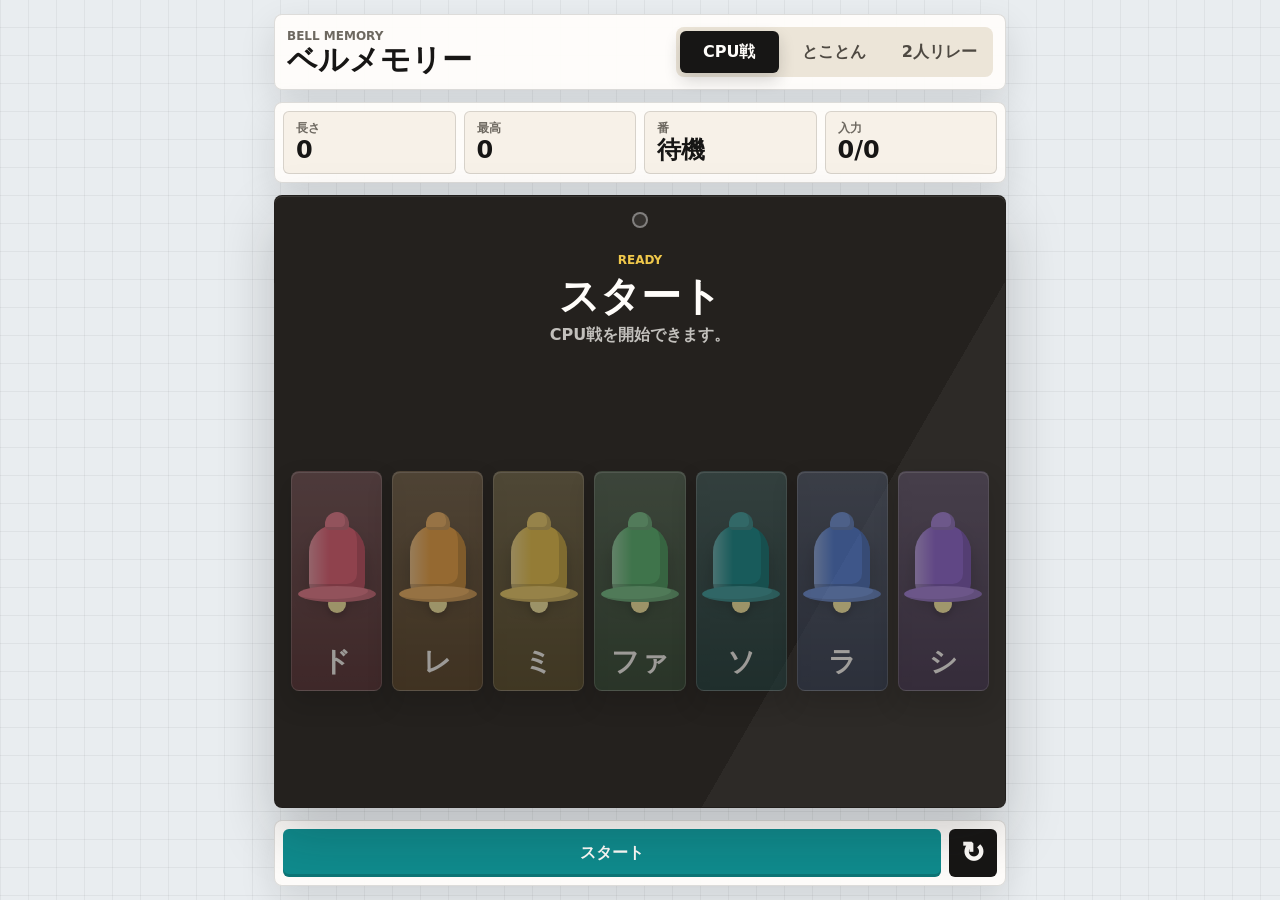
<file: last/index.html>
<!doctype html>
<html lang="ja">
  <head>
    <meta charset="utf-8">
    <meta name="viewport" content="width=device-width, initial-scale=1">
    <title>ベルメモリー</title>
    <link rel="stylesheet" href="styles.css">
  </head>
  <body>
    <main class="game-shell">
      <header class="topbar">
        <div class="brand">
          <span class="eyebrow">Bell Memory</span>
          <h1>ベルメモリー</h1>
        </div>
        <div class="mode-switch" aria-label="ゲームモード">
          <button id="cpuModeButton" class="mode-button is-active" type="button">CPU戦</button>
          <button id="soloModeButton" class="mode-button" type="button">とことん</button>
          <button id="duoModeButton" class="mode-button" type="button">2人リレー</button>
        </div>
      </header>

      <section class="scoreboard" aria-label="ゲーム状況">
        <div class="stat">
          <span>長さ</span>
          <strong id="lengthLabel">0</strong>
        </div>
        <div class="stat">
          <span>最高</span>
          <strong id="bestLabel">0</strong>
        </div>
        <div class="stat">
          <span>番</span>
          <strong id="turnLabel">待機</strong>
        </div>
        <div class="stat">
          <span>入力</span>
          <strong id="progressLabel">0/0</strong>
        </div>
      </section>

      <section class="stage" aria-label="ベルゲーム">
        <div id="sequenceTrack" class="sequence-track" aria-hidden="true"></div>

        <div class="message-panel" aria-live="polite">
          <p id="statusKicker">READY</p>
          <h2 id="statusTitle">スタート</h2>
          <p id="statusDetail">CPU戦・とことん・2人リレーを選べます。</p>
        </div>

        <div id="bellBoard" class="bell-board" aria-label="ベル"></div>
        <div id="confettiLayer" class="confetti-layer" aria-hidden="true"></div>

        <div id="resultPanel" class="result-panel hidden" aria-live="polite">
          <p id="resultKicker">RESULT</p>
          <h2 id="resultTitle">勝敗</h2>
          <p id="resultDetail">もう一度挑戦できます。</p>
          <button id="againButton" class="primary-button" type="button">もう一度</button>
        </div>
      </section>

      <footer class="actionbar">
        <button id="startButton" class="primary-button" type="button">スタート</button>
        <button id="resetButton" class="icon-button" type="button" title="リセット" aria-label="リセット">↻</button>
      </footer>
    </main>

    <script src="game.js"></script>
  </body>
</html>
</file>
<file: last/styles.css>
:root {
  color-scheme: light;
  font-family:
    "Segoe UI", "Hiragino Sans", "Yu Gothic UI", system-ui, -apple-system,
    BlinkMacSystemFont, sans-serif;
  background: #e9edf0;
  color: #171615;
  --ink: #171615;
  --muted: #6d6860;
  --surface: #fffdfa;
  --stage: #24211e;
  --stage-soft: #34302b;
  --line: rgba(23, 22, 21, 0.14);
  --white-line: rgba(255, 255, 255, 0.18);
  --accent: #0f8b8d;
  --accent-strong: #f0c84b;
  --danger: #e5533d;
}

* {
  box-sizing: border-box;
}

html,
body {
  width: 100%;
  min-height: 100%;
  margin: 0;
}

body {
  display: grid;
  min-height: 100vh;
  place-items: center;
  overflow: hidden;
  background:
    linear-gradient(90deg, rgba(23, 22, 21, 0.05) 1px, transparent 1px),
    linear-gradient(0deg, rgba(23, 22, 21, 0.05) 1px, transparent 1px),
    #e9edf0;
  background-size: 28px 28px;
}

button {
  border: 0;
  color: inherit;
  font: inherit;
  letter-spacing: 0;
  cursor: pointer;
}

button:disabled {
  cursor: default;
  opacity: 0.55;
}

.game-shell {
  display: grid;
  grid-template-rows: auto auto minmax(0, 1fr) auto;
  gap: 12px;
  width: min(100vw, 760px);
  height: min(100vh, 920px);
  padding: 14px;
}

.topbar,
.scoreboard,
.actionbar {
  border: 1px solid var(--line);
  border-radius: 8px;
  background: rgba(255, 253, 250, 0.94);
  box-shadow: 0 14px 36px rgba(23, 22, 21, 0.12);
}

.topbar {
  display: grid;
  grid-template-columns: minmax(0, 1fr) auto;
  align-items: center;
  gap: 12px;
  padding: 12px;
}

.brand {
  min-width: 0;
}

.eyebrow,
.stat span,
#statusKicker,
#resultKicker {
  display: block;
  margin: 0 0 3px;
  color: var(--muted);
  font-size: 12px;
  font-weight: 800;
  line-height: 1;
  letter-spacing: 0;
  text-transform: uppercase;
}

h1,
h2,
p {
  margin: 0;
}

h1 {
  overflow: hidden;
  font-size: 30px;
  line-height: 1;
  text-overflow: ellipsis;
  white-space: nowrap;
}

.mode-switch {
  display: grid;
  grid-template-columns: repeat(3, 1fr);
  gap: 6px;
  padding: 4px;
  border-radius: 8px;
  background: #ece5d8;
}

.mode-button {
  min-width: 86px;
  min-height: 42px;
  padding: 8px 12px;
  border-radius: 6px;
  background: transparent;
  color: #4e4942;
  font-weight: 900;
}

.mode-button.is-active {
  background: var(--ink);
  color: #fffdfa;
  box-shadow: 0 7px 16px rgba(23, 22, 21, 0.18);
}

.scoreboard {
  display: grid;
  grid-template-columns: repeat(4, minmax(0, 1fr));
  gap: 8px;
  padding: 8px;
}

.stat {
  min-width: 0;
  padding: 10px 12px;
  border: 1px solid var(--line);
  border-radius: 6px;
  background: #f7f1e8;
}

.stat strong {
  display: block;
  overflow: hidden;
  color: var(--ink);
  font-size: 24px;
  line-height: 1.1;
  text-overflow: ellipsis;
  white-space: nowrap;
}

.stage {
  position: relative;
  display: grid;
  grid-template-rows: auto auto minmax(0, 1fr);
  gap: 14px;
  min-height: 0;
  overflow: hidden;
  padding: 16px;
  border: 1px solid rgba(23, 22, 21, 0.2);
  border-radius: 8px;
  background:
    linear-gradient(120deg, transparent 0 72%, rgba(255, 255, 255, 0.04) 72% 100%),
    var(--stage);
  box-shadow:
    0 24px 56px rgba(23, 22, 21, 0.22),
    inset 0 1px 0 rgba(255, 255, 255, 0.1);
}

.sequence-track {
  display: grid;
  grid-auto-flow: column;
  grid-auto-columns: 16px;
  justify-content: center;
  gap: 6px;
  min-height: 18px;
  overflow: hidden;
}

.sequence-dot {
  width: 16px;
  height: 16px;
  border: 2px solid rgba(255, 255, 255, 0.38);
  border-radius: 50%;
  background: rgba(255, 255, 255, 0.08);
}

.sequence-dot.is-done {
  border-color: rgba(240, 200, 75, 0.9);
  background: var(--accent-strong);
}

.sequence-dot.is-extra {
  border-color: rgba(15, 139, 141, 0.92);
  background: var(--accent);
}

.message-panel {
  display: grid;
  justify-items: center;
  gap: 6px;
  min-height: 104px;
  padding: 10px;
  color: #fffdfa;
  text-align: center;
}

#statusKicker,
#resultKicker {
  color: #f0c84b;
}

#statusTitle {
  max-width: 100%;
  overflow-wrap: anywhere;
  font-size: 40px;
  line-height: 1.05;
}

#statusDetail {
  max-width: 34rem;
  color: rgba(255, 253, 250, 0.72);
  font-size: 16px;
  font-weight: 700;
  line-height: 1.45;
}

.bell-board {
  align-self: center;
  display: grid;
  grid-template-columns: repeat(7, minmax(74px, 1fr));
  gap: 10px;
  min-height: 220px;
}

.bell-button {
  --bell-color: #f0c84b;
  position: relative;
  display: grid;
  grid-template-rows: minmax(0, 1fr) auto;
  place-items: center;
  min-width: 0;
  min-height: 190px;
  padding: 16px 8px 14px;
  border: 1px solid rgba(255, 255, 255, 0.18);
  border-radius: 8px;
  background:
    linear-gradient(180deg, rgba(255, 255, 255, 0.16), rgba(255, 255, 255, 0)),
    color-mix(in srgb, var(--bell-color) 26%, #211e1b);
  box-shadow:
    inset 0 1px 0 rgba(255, 255, 255, 0.22),
    0 12px 24px rgba(0, 0, 0, 0.24);
  color: #fffdfa;
  transition:
    transform 120ms ease,
    filter 120ms ease,
    box-shadow 120ms ease;
}

.bell-button:hover:not(:disabled),
.bell-button:focus-visible {
  transform: translateY(-2px);
  outline: 2px solid rgba(255, 253, 250, 0.72);
  outline-offset: 2px;
}

.bell-button.is-ringing {
  transform: translateY(2px) scale(0.98);
  filter: brightness(1.24) saturate(1.16);
  box-shadow:
    inset 0 0 0 2px rgba(255, 255, 255, 0.48),
    0 0 0 6px color-mix(in srgb, var(--bell-color) 42%, transparent),
    0 16px 32px rgba(0, 0, 0, 0.28);
}

.bell-button.is-miss {
  animation: miss 260ms ease;
}

.bell-visual {
  position: relative;
  width: 56px;
  height: 70px;
  border-radius: 32px 32px 12px 12px;
  background:
    linear-gradient(90deg, rgba(255, 255, 255, 0.38), transparent 36%),
    var(--bell-color);
  box-shadow:
    inset -8px -10px 0 rgba(0, 0, 0, 0.16),
    0 10px 16px rgba(0, 0, 0, 0.26);
}

.bell-visual::before,
.bell-visual::after {
  position: absolute;
  left: 50%;
  content: "";
  transform: translateX(-50%);
}

.bell-visual::before {
  top: -12px;
  width: 24px;
  height: 18px;
  border-radius: 16px 16px 6px 6px;
  background: color-mix(in srgb, var(--bell-color) 80%, #fffdfa);
  box-shadow: inset -4px -3px 0 rgba(0, 0, 0, 0.14);
}

.bell-visual::after {
  bottom: -8px;
  width: 78px;
  height: 16px;
  border-radius: 50%;
  background: color-mix(in srgb, var(--bell-color) 82%, #fffdfa);
  box-shadow: inset -8px -3px 0 rgba(0, 0, 0, 0.12);
}

.bell-clapper {
  position: absolute;
  left: 50%;
  bottom: -19px;
  width: 18px;
  height: 18px;
  border-radius: 50%;
  background: #fff0a6;
  box-shadow: 0 4px 6px rgba(0, 0, 0, 0.24);
  transform: translateX(-50%);
}

.note-name {
  display: block;
  width: 100%;
  margin-top: 18px;
  overflow: hidden;
  font-size: 28px;
  font-weight: 950;
  line-height: 1;
  text-align: center;
  text-overflow: ellipsis;
  white-space: nowrap;
}

.actionbar {
  display: grid;
  grid-template-columns: minmax(0, 1fr) 48px;
  gap: 8px;
  padding: 8px;
}

.primary-button,
.icon-button {
  display: grid;
  min-height: 48px;
  place-items: center;
  border-radius: 6px;
  font-weight: 950;
}

.primary-button {
  background: var(--accent);
  color: #fffdfa;
  box-shadow: inset 0 -3px 0 rgba(0, 0, 0, 0.16);
}

.icon-button {
  background: var(--ink);
  color: #fffdfa;
  font-size: 28px;
  line-height: 1;
}

.result-panel {
  position: absolute;
  inset: auto 18px 18px;
  z-index: 3;
  display: grid;
  justify-items: center;
  gap: 10px;
  padding: 18px;
  border: 1px solid rgba(255, 255, 255, 0.22);
  border-radius: 8px;
  background: rgba(23, 22, 21, 0.9);
  color: #fffdfa;
  text-align: center;
  box-shadow: 0 18px 48px rgba(0, 0, 0, 0.38);
}

.result-panel.hidden {
  display: none;
}

.confetti-layer {
  position: absolute;
  inset: 0;
  z-index: 2;
  overflow: hidden;
  pointer-events: none;
}

.confetti-piece {
  position: absolute;
  top: -18px;
  left: var(--x);
  width: var(--w);
  height: var(--h);
  border-radius: 2px;
  background: var(--color);
  opacity: 0;
  transform: translate3d(0, 0, 0) rotate(0deg);
  animation: confetti-fall var(--duration) cubic-bezier(0.16, 0.7, 0.34, 1)
    var(--delay) forwards;
}

@keyframes confetti-fall {
  0% {
    opacity: 0;
    transform: translate3d(0, -20px, 0) rotate(0deg);
  }

  10% {
    opacity: 1;
  }

  100% {
    opacity: 0;
    transform: translate3d(var(--dx), 740px, 0) rotate(var(--spin));
  }
}

#resultTitle {
  overflow-wrap: anywhere;
  font-size: 34px;
  line-height: 1.05;
}

#resultDetail {
  color: rgba(255, 253, 250, 0.74);
  font-weight: 700;
}

@keyframes miss {
  0%,
  100% {
    transform: translateX(0);
  }

  25% {
    transform: translateX(-5px);
  }

  75% {
    transform: translateX(5px);
  }
}

@media (max-width: 720px) {
  body {
    overflow: auto;
  }

  .game-shell {
    width: 100%;
    height: auto;
    min-height: 100vh;
  }

  .topbar {
    grid-template-columns: 1fr;
  }

  .mode-switch {
    width: 100%;
  }

  .mode-button {
    min-width: 0;
  }

  h1 {
    font-size: 26px;
  }

  .bell-board {
    grid-template-columns: repeat(4, minmax(70px, 1fr));
    min-height: 0;
  }

  .bell-button {
    min-height: 148px;
  }

  #statusTitle {
    font-size: 32px;
  }
}

@media (max-width: 430px) {
  .game-shell {
    gap: 8px;
    padding: 8px;
  }

  .scoreboard {
    grid-template-columns: repeat(4, minmax(0, 1fr));
    gap: 6px;
    padding: 6px;
  }

  .stat {
    padding: 8px;
  }

  .stat strong {
    font-size: 18px;
  }

  .eyebrow,
  .stat span,
  #statusKicker,
  #resultKicker {
    font-size: 10px;
  }

  .stage {
    gap: 10px;
    padding: 10px;
  }

  .message-panel {
    min-height: 98px;
  }

  #statusTitle {
    font-size: 27px;
  }

  #statusDetail {
    font-size: 14px;
  }

  .bell-board {
    grid-template-columns: repeat(3, minmax(0, 1fr));
    gap: 8px;
  }

  .bell-button {
    min-height: 124px;
    padding: 13px 6px 10px;
  }

  .bell-visual {
    width: 42px;
    height: 54px;
  }

  .bell-visual::before {
    top: -10px;
    width: 20px;
    height: 15px;
  }

  .bell-visual::after {
    bottom: -7px;
    width: 58px;
    height: 13px;
  }

  .bell-clapper {
    bottom: -16px;
    width: 14px;
    height: 14px;
  }

  .note-name {
    margin-top: 14px;
    font-size: 22px;
  }
}
</file>
